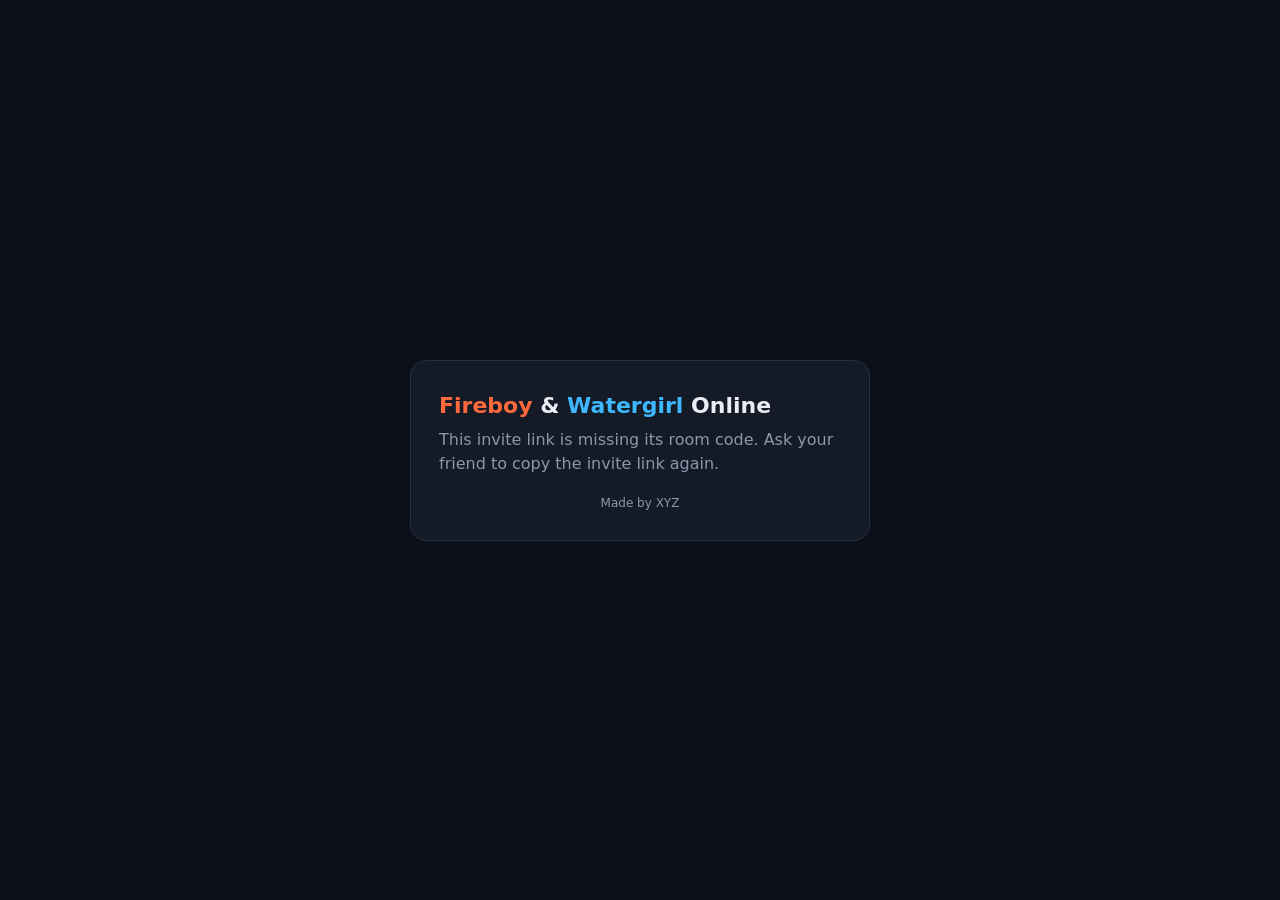
<file: docs/join/index.html>
<!doctype html>
<html lang="en">
<head>
  <meta charset="utf-8">
  <meta name="viewport" content="width=device-width, initial-scale=1">
  <title>Join a Fireboy &amp; Watergirl game</title>
  <meta name="description" content="You're invited to play Fireboy and Watergirl online.">
  <style>
    :root {
      --bg: #0b0f17; --panel: #141a26; --line: #243044; --text: #e8edf6; --muted: #8b97ab;
      --fire: #ff6a3d; --water: #3db7ff; --bad: #ff5a5a;
      color-scheme: dark;
    }
    * { box-sizing: border-box; }
    body {
      margin: 0; min-height: 100vh; display: grid; place-items: center; padding: 24px 16px;
      background: var(--bg); color: var(--text); font: 16px/1.5 system-ui, -apple-system, "Segoe UI", sans-serif;
    }
    main { width: min(460px, 100%); background: var(--panel); border: 1px solid var(--line); border-radius: 16px; padding: 28px; }
    h1 { font-size: 22px; margin: 0 0 6px; }
    .fire { color: var(--fire); } .water { color: var(--water); }
    p { margin: 0 0 14px; color: var(--muted); }
    .code {
      font: 800 34px/1 ui-monospace, "Cascadia Mono", Consolas, monospace; letter-spacing: 8px; text-align: center;
      padding: 14px; margin: 8px 0 18px; border: 1px dashed var(--line); border-radius: 10px; color: var(--text);
    }
    button, a.btn {
      display: block; width: 100%; text-align: center; font: 700 17px/1 system-ui, sans-serif; color: #0b0f17;
      background: linear-gradient(90deg, var(--fire), var(--water)); border: 0; border-radius: 10px;
      padding: 14px; cursor: pointer; text-decoration: none;
    }
    button:focus-visible, a:focus-visible { outline: 2px solid var(--water); outline-offset: 3px; }
    ol { color: var(--muted); padding-left: 20px; margin: 0 0 16px; }
    li { margin-bottom: 6px; }
    li strong { color: var(--text); }
    a { color: var(--water); }
    .credit { text-align: center; font-size: 12px; margin: 18px 0 0; }
    [hidden] { display: none !important; }
  </style>
</head>
<body>
  <main>
    <h1><span class="fire">Fireboy</span> &amp; <span class="water">Watergirl</span> Online</h1>
    <p id="lead">Your friend invited you to play.</p>
    <div class="code" id="code" aria-label="Room code"></div>

    <section id="ready" hidden>
      <button type="button" data-fbwg-join>Join the game</button>
    </section>

    <section id="install" hidden>
      <p>To join, install the free Chrome extension first (about a minute):</p>
      <ol>
        <li>Download <a href="https://github.com/XYZ3147/fbwg-online/releases/latest/download/fbwg-online.zip">fbwg-online.zip</a> and unzip it.</li>
        <li>Open <strong>chrome://extensions</strong> and turn on <strong>Developer mode</strong> (top right).</li>
        <li>Click <strong>Load unpacked</strong> and pick the unzipped folder.</li>
        <li>Come back to this page and reload it.</li>
      </ol>
      <a class="btn" href="https://github.com/XYZ3147/fbwg-online/releases/latest/download/fbwg-online.zip">Download the extension</a>
    </section>

    <section id="noCode" hidden>
      <p>This invite link is missing its room code. Ask your friend to copy the invite link again.</p>
    </section>

    <p class="credit">Made by XYZ</p>
  </main>

  <script>
    (function () {
      var code = (location.hash.slice(1) || '').toUpperCase().replace(/[^A-Z0-9]/g, '');
      var $ = function (id) { return document.getElementById(id); };
      if (code.length !== 5) {
        $('code').hidden = true;
        $('lead').hidden = true;
        $('noCode').hidden = false;
        return;
      }
      $('code').textContent = code;
      function show() {
        var installed = document.documentElement.dataset.fbwg === 'installed';
        $('ready').hidden = !installed;
        $('install').hidden = installed;
      }
      document.addEventListener('fbwg-installed', show);
      // The extension marks the page once it has loaded; give it a moment.
      setTimeout(show, 600);
      show();
    })();
  </script>
</body>
</html>
</file>
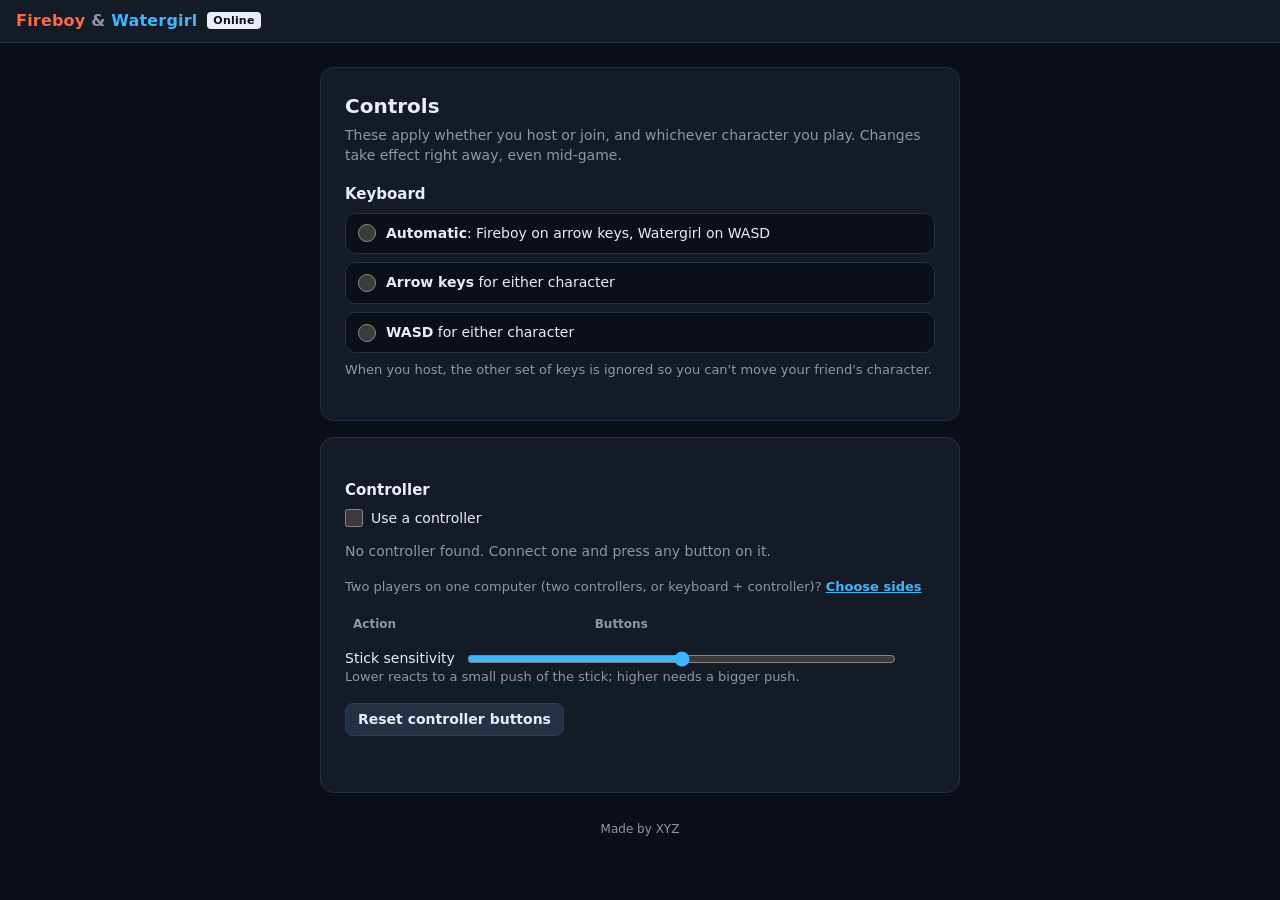
<file: controls.html>
<!doctype html>
<html lang="en">
<head>
  <meta charset="utf-8">
  <meta name="viewport" content="width=device-width, initial-scale=1">
  <title>Controls · Fireboy &amp; Watergirl Online</title>
  <link rel="icon" href="icons/icon32.png">
  <link rel="stylesheet" href="viewer.css">
  <link rel="stylesheet" href="saves.css">
  <link rel="stylesheet" href="controls.css">
</head>
<body>
  <header class="bar">
    <div class="brand"><span class="fire">Fireboy</span> <span class="amp">&amp;</span> <span class="water">Watergirl</span> <span class="tag">Online</span></div>
  </header>

  <main class="page">
    <section class="card wide">
      <h1>Controls</h1>
      <p class="muted">These apply whether you host or join, and whichever character you play.
        Changes take effect right away, even mid-game.</p>

      <h2>Keyboard</h2>
      <fieldset class="choices" id="keyboard">
        <legend class="sr">Movement keys</legend>
        <label><input type="radio" name="keyboard" value="auto"> <span><strong>Automatic</strong>: Fireboy on arrow keys, Watergirl on WASD</span></label>
        <label><input type="radio" name="keyboard" value="arrows"> <span><strong>Arrow keys</strong> for either character</span></label>
        <label><input type="radio" name="keyboard" value="wasd"> <span><strong>WASD</strong> for either character</span></label>
      </fieldset>
      <p class="muted small">When you host, the other set of keys is ignored so you can't move your friend's character.</p>
    </section>

    <section class="card wide">
      <h2>Controller</h2>
      <label class="check"><input type="checkbox" id="padEnabled"> <span>Use a controller</span></label>
      <p id="padStatus" class="muted" role="status">No controller found. Connect one and press any button on it.</p>
      <ul id="padList" class="pad-list"></ul>
      <p class="muted small">Two players on one computer (two controllers, or keyboard + controller)?
        <button type="button" class="link" id="playersLink">Choose sides</button></p>

      <table class="bindings">
        <thead><tr><th scope="col">Action</th><th scope="col">Buttons</th><th scope="col"><span class="sr">Change</span></th></tr></thead>
        <tbody id="bindingRows"></tbody>
      </table>

      <label class="row slider">
        <span>Stick sensitivity</span>
        <input type="range" id="deadzone" min="0.2" max="0.8" step="0.05">
        <output id="deadzoneOut"></output>
      </label>
      <p class="muted small">Lower reacts to a small push of the stick; higher needs a bigger push.</p>

      <div class="buttons">
        <button type="button" id="resetBtn">Reset controller buttons</button>
      </div>
      <p id="msg" class="msg" role="status"></p>
    </section>

    <p class="credit">Made by XYZ</p>
  </main>

  <script src="shared.js"></script>
  <script src="controls.js"></script>
</body>
</html>
</file>
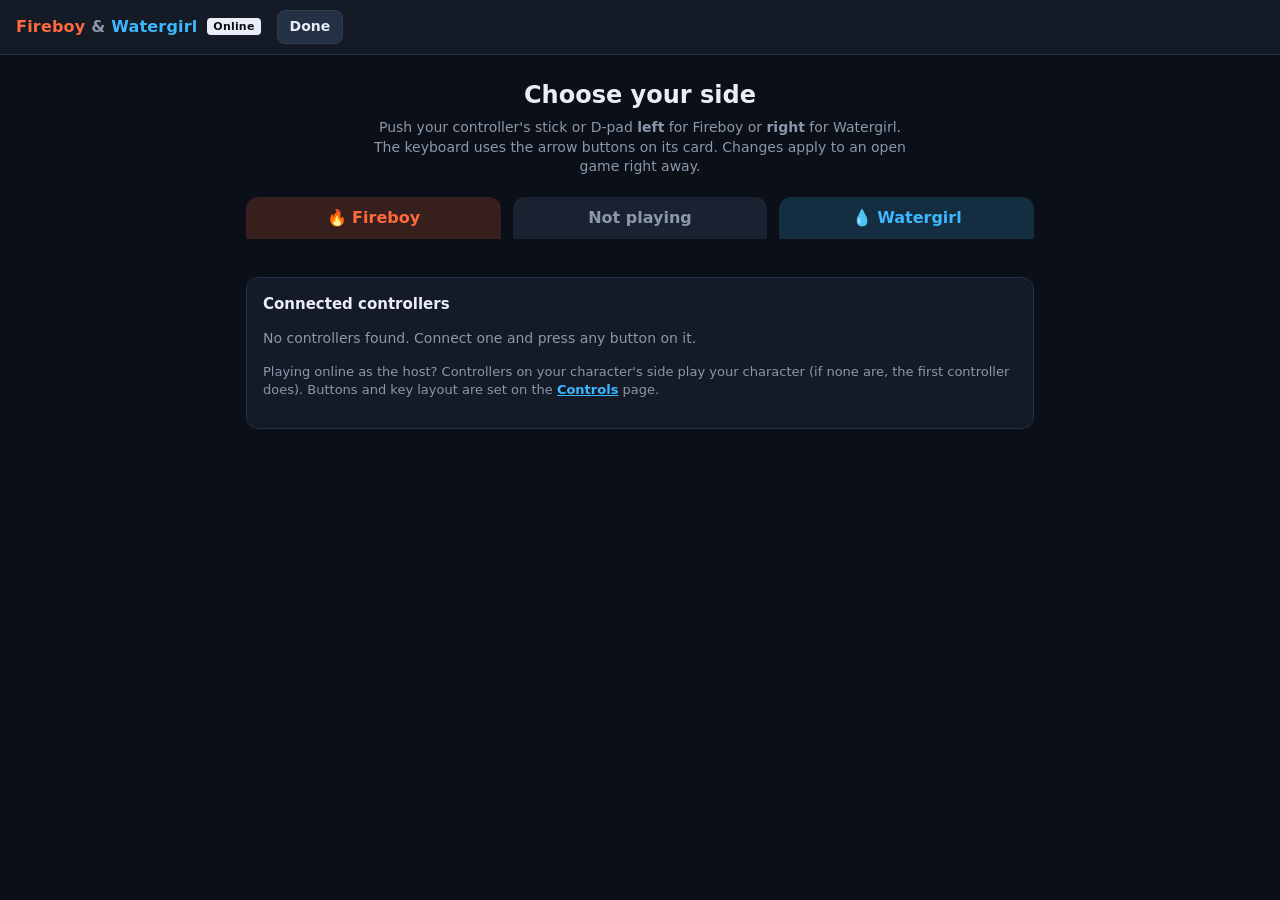
<file: players.html>
<!doctype html>
<html lang="en">
<head>
  <meta charset="utf-8">
  <meta name="viewport" content="width=device-width, initial-scale=1">
  <title>Players · Fireboy &amp; Watergirl Online</title>
  <link rel="icon" href="icons/icon32.png">
  <link rel="stylesheet" href="viewer.css">
  <link rel="stylesheet" href="players.css">
</head>
<body>
  <header class="bar">
    <div class="brand"><span class="fire">Fireboy</span> <span class="amp">&amp;</span> <span class="water">Watergirl</span> <span class="tag">Online</span></div>
    <div class="actions"><button type="button" id="doneBtn">Done</button></div>
  </header>

  <main class="players-page">
    <h1>Choose your side</h1>
    <p class="lead">Push your controller's stick or D-pad <strong>left</strong> for Fireboy or <strong>right</strong> for
      Watergirl. The keyboard uses the arrow buttons on its card. Changes apply to an open game right away.</p>

    <div class="sides" role="group" aria-label="Sides">
      <div class="side fire-side"><h2>🔥 Fireboy</h2></div>
      <div class="side middle"><h2>Not playing</h2></div>
      <div class="side water-side"><h2>💧 Watergirl</h2></div>
    </div>
    <div class="lanes" id="lanes"></div>

    <section class="summary">
      <h2>Connected controllers</h2>
      <ul id="summary"></ul>
      <p class="muted" id="noPads">No controllers found. Connect one and press any button on it.</p>
      <p class="muted small">Playing online as the host? Controllers on your character's side play your character
        (if none are, the first controller does). Buttons and key layout are set on the
        <button type="button" class="link" id="controlsLink">Controls</button> page.</p>
    </section>
  </main>

  <script src="shared.js"></script>
  <script src="players.js"></script>
</body>
</html>
</file>
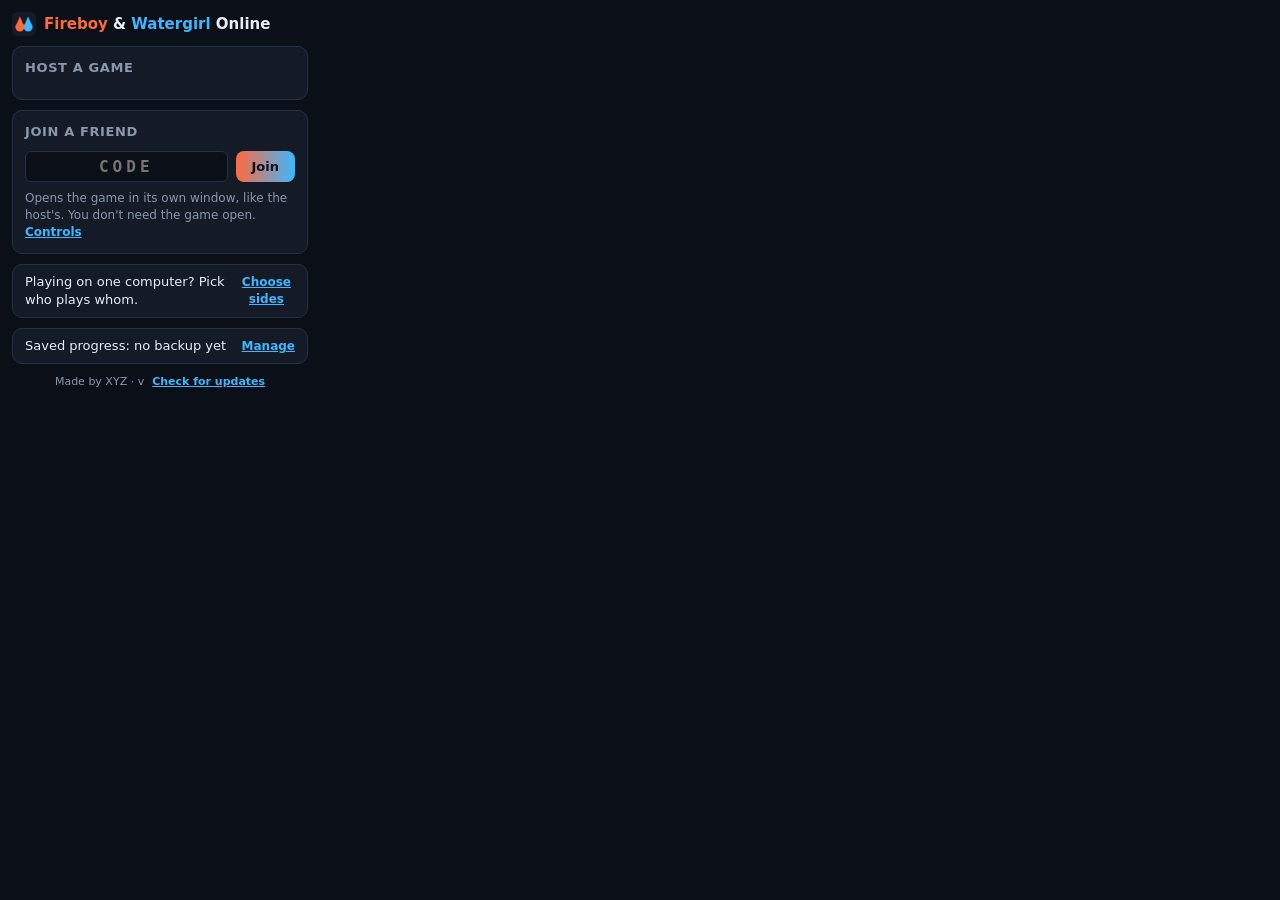
<file: popup.html>
<!doctype html>
<html lang="en">
<head>
  <meta charset="utf-8">
  <link rel="stylesheet" href="popup.css">
</head>
<body>
  <header>
    <img src="icons/icon32.png" alt="" width="24" height="24">
    <h1><span class="fire">Fireboy</span> &amp; <span class="water">Watergirl</span> Online</h1>
  </header>

  <section class="card update" id="updateCard" hidden>
    <h2>Update available</h2>
    <p><strong id="updateVersion"></strong> is ready. You have <span id="currentVersion2"></span>.</p>
    <ul id="updateNotes"></ul>
    <p class="howto">Open your extension folder (the one you picked with <em>Load unpacked</em>) and
      double-click <strong>Update.cmd</strong>. The extension restarts itself when you're not in a game.</p>
    <details class="manual">
      <summary>Update by hand instead</summary>
      <ol class="steps">
        <li><button type="button" id="downloadBtn" class="link">Download the update</button></li>
        <li>Unzip it into your extension folder, replacing the old files.</li>
        <li><button type="button" id="reloadExtBtn" class="link">Reload the extension</button></li>
      </ol>
    </details>
  </section>

  <section class="card note" id="announcementCard" hidden>
    <p id="announcement"></p>
  </section>

  <section class="card" id="hostCard">
    <h2>Host a game</h2>

    <div id="notOnGame" hidden>
      <p class="muted" id="notOnGameText">Pick a game to host. It opens in its own window, without the rest of the website.</p>
      <label class="row">
        <span>Game</span>
        <select id="gameSelect"></select>
      </label>
      <button type="button" id="openGameBtn" class="primary">Open game only</button>
      <div id="conflictBox" class="notice" hidden>
        <p>This game is already open in another tab. Running two copies can overwrite your saved levels.</p>
        <button type="button" id="conflictGoBtn">Go to it</button>
        <button type="button" id="conflictSwitchBtn">Close it, open game only</button>
        <p class="small">Finished levels are kept. A level you're in the middle of restarts.</p>
      </div>
    </div>

    <div id="hostControls" hidden>
      <button type="button" id="goToGameBtn" class="ghost top" hidden>Show the game window</button>
      <label class="row">
        <span>Your friend plays</span>
        <select id="roleSelect">
          <option value="watergirl">Watergirl</option>
          <option value="fireboy">Fireboy</option>
        </select>
      </label>
      <p class="row keys-line"><span id="hostKeys"></span><button type="button" class="link controls-link">Controls</button></p>

      <button type="button" id="startBtn" class="primary">Start hosting</button>

      <div id="roomBox" hidden>
        <p class="muted">Send this code to your friend:</p>
        <div class="code-row">
          <output id="codeOut" class="code"></output>
          <button type="button" id="copyBtn">Copy</button>
        </div>
        <button type="button" id="inviteBtn" class="invite">Copy invite link</button>
        <p class="status" id="hostStatus" role="status"></p>
        <button type="button" id="stopBtn" class="ghost">Stop hosting</button>
      </div>
    </div>
  </section>

  <section class="card">
    <h2>Join a friend</h2>
    <form id="joinForm" autocomplete="off">
      <input id="joinCode" maxlength="8" placeholder="CODE" spellcheck="false" aria-label="Room code">
      <button type="submit" class="primary">Join</button>
    </form>
    <p class="muted small">Opens the game in its own window, like the host's. You don't need the game open.
      <button type="button" class="link controls-link">Controls</button></p>
  </section>

  <section class="card saves-line">
    <span>Playing on one computer? Pick who plays whom.</span>
    <button type="button" id="playersBtn" class="link">Choose sides</button>
  </section>

  <section class="card saves-line">
    <span id="savesInfo">Saved progress: no backup yet</span>
    <button type="button" id="savesBtn" class="link">Manage</button>
  </section>

  <footer class="credit">
    <span>Made by XYZ · v<span id="currentVersion"></span></span>
    <button type="button" id="checkBtn" class="link">Check for updates</button>
    <span id="checkMsg" role="status"></span>
  </footer>

  <script src="shared.js"></script>
  <script src="popup.js"></script>
</body>
</html>
</file>
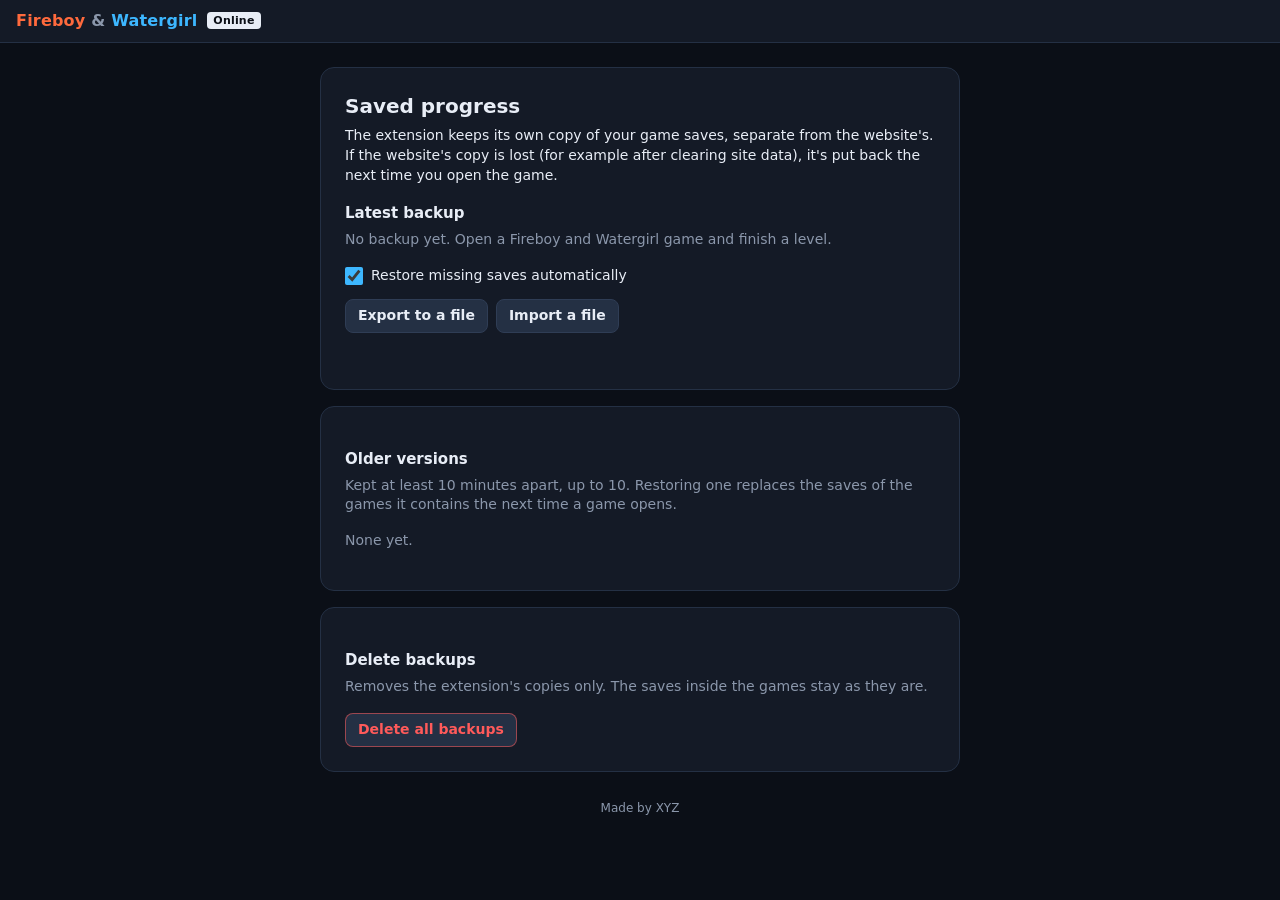
<file: saves.html>
<!doctype html>
<html lang="en">
<head>
  <meta charset="utf-8">
  <meta name="viewport" content="width=device-width, initial-scale=1">
  <title>Saved progress · Fireboy &amp; Watergirl Online</title>
  <link rel="icon" href="icons/icon32.png">
  <link rel="stylesheet" href="viewer.css">
  <link rel="stylesheet" href="saves.css">
</head>
<body>
  <header class="bar">
    <div class="brand"><span class="fire">Fireboy</span> <span class="amp">&amp;</span> <span class="water">Watergirl</span> <span class="tag">Online</span></div>
  </header>

  <main class="page">
    <section class="card wide">
      <h1>Saved progress</h1>
      <p>The extension keeps its own copy of your game saves, separate from the website's. If the
        website's copy is lost (for example after clearing site data), it's put back the next time
        you open the game.</p>

      <h2>Latest backup</h2>
      <p id="latestInfo" class="muted">No backup yet. Open a Fireboy and Watergirl game and finish a level.</p>
      <ul id="latestGames" class="games"></ul>

      <label class="check">
        <input type="checkbox" id="autoRestore" checked>
        <span>Restore missing saves automatically</span>
      </label>

      <div class="buttons">
        <button type="button" id="exportBtn">Export to a file</button>
        <button type="button" id="importBtn">Import a file</button>
        <input type="file" id="importFile" accept=".json,application/json" hidden>
      </div>
      <p id="msg" class="msg" role="status"></p>
    </section>

    <section class="card wide">
      <h2>Older versions</h2>
      <p class="muted">Kept at least 10 minutes apart, up to 10. Restoring one replaces the saves of the games
        it contains the next time a game opens.</p>
      <ol id="history" class="history"></ol>
      <p id="noHistory" class="muted">None yet.</p>
    </section>

    <section class="card wide danger">
      <h2>Delete backups</h2>
      <p class="muted">Removes the extension's copies only. The saves inside the games stay as they are.</p>
      <button type="button" id="deleteBtn">Delete all backups</button>
    </section>

    <p class="credit">Made by XYZ</p>
  </main>

  <script src="shared.js"></script>
  <script src="saves.js"></script>
</body>
</html>
</file>
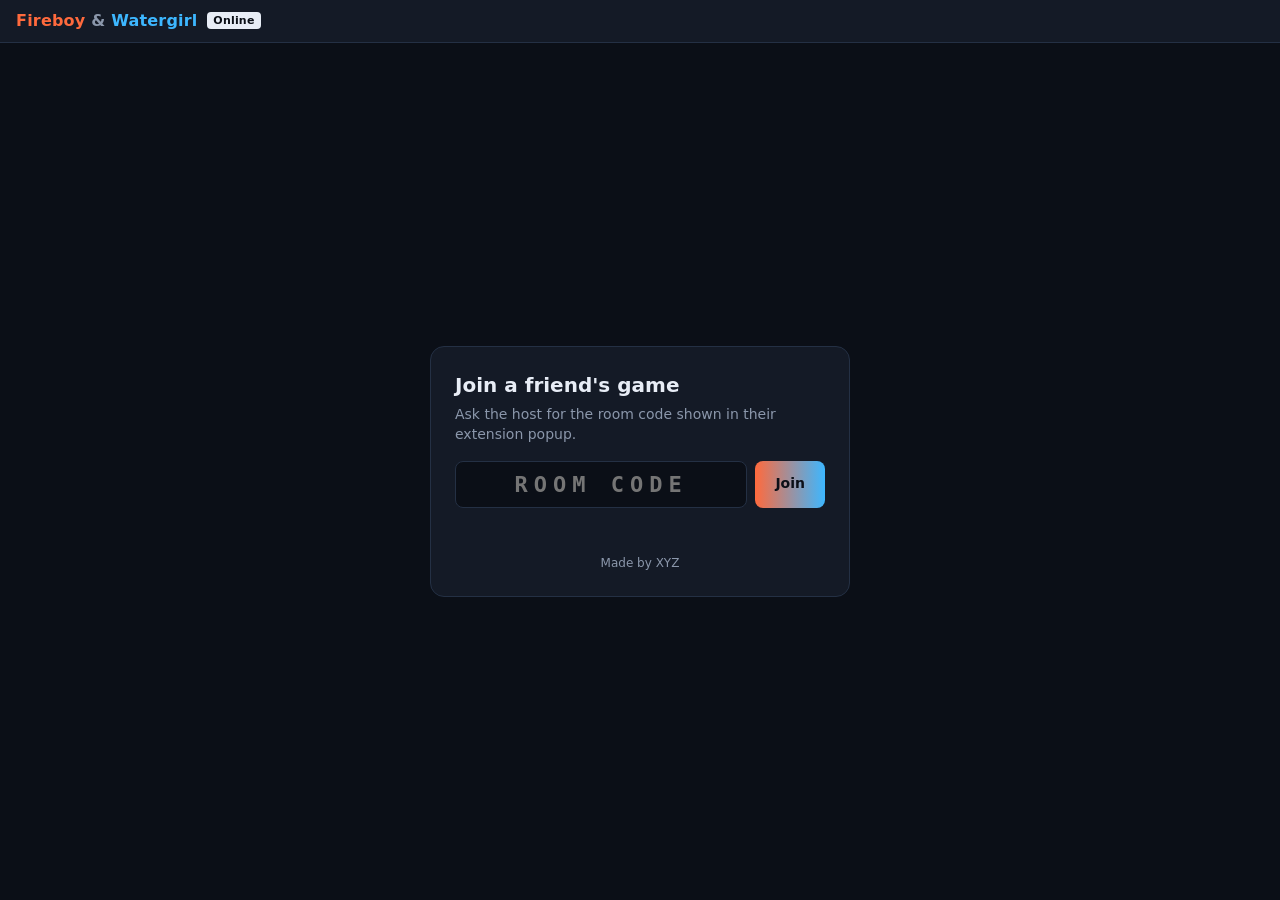
<file: viewer.html>
<!doctype html>
<html lang="en">
<head>
  <meta charset="utf-8">
  <meta name="viewport" content="width=device-width, initial-scale=1">
  <title>Fireboy &amp; Watergirl Online</title>
  <link rel="icon" href="icons/icon32.png">
  <link rel="stylesheet" href="viewer.css">
</head>
<body>
  <header class="bar">
    <div class="brand"><span class="fire">Fireboy</span> <span class="amp">&amp;</span> <span class="water">Watergirl</span> <span class="tag">Online</span></div>
    <div class="info" id="info" hidden>
      <span class="chip" id="roleChip"></span>
      <span class="hint" id="hint"></span>
      <span class="stats" id="stats"></span>
    </div>
    <div class="actions" id="actions" hidden>
      <button type="button" id="soundBtn" title="Sound (M)">Sound on</button>
      <button type="button" id="qualityBtn" title="Picture quality">Smooth</button>
      <button type="button" id="fitBtn" title="Picture size">Fit</button>
      <button type="button" id="controlsBtn" title="Keys and controller">Controls</button>
      <button type="button" id="fullBtn" title="Fullscreen (F)">Fullscreen</button>
      <button type="button" id="leaveBtn" class="ghost">Leave</button>
    </div>
  </header>

  <main id="stage">
    <section class="card" id="joinCard">
      <h1>Join a friend's game</h1>
      <p>Ask the host for the room code shown in their extension popup.</p>
      <form id="joinForm" autocomplete="off">
        <input id="codeInput" maxlength="8" placeholder="ROOM CODE" spellcheck="false" aria-label="Room code">
        <button type="submit" id="joinBtn">Join</button>
      </form>
      <p class="msg" id="joinMsg" role="status"></p>
      <p class="credit">Made by XYZ</p>
    </section>

    <div class="screen" id="screen" hidden>
      <video id="video" autoplay playsinline></video>
      <div class="signal-layer" id="signalLayer"></div>
      <div class="overlay" id="overlay" role="status"></div>
      <button type="button" class="unmute" id="unmuteBtn" hidden>Click to turn on sound</button>
    </div>
  </main>

  <script src="lib/peerjs.min.js"></script>
  <script src="shared.js"></script>
  <script src="viewer.js"></script>
</body>
</html>
</file>
<file: viewer.css>
:root {
  --bg: #0b0f17;
  --panel: #141a26;
  --line: #243044;
  --text: #e8edf6;
  --muted: #8b97ab;
  --fire: #ff6a3d;
  --water: #3db7ff;
  --ok: #2ecc71;
  --warn: #f5b400;
  --bad: #ff5a5a;
  color-scheme: dark;
}

* { box-sizing: border-box; }
[hidden] { display: none !important; }

html, body { height: 100%; margin: 0; }

body {
  background: var(--bg);
  color: var(--text);
  font: 14px/1.4 system-ui, -apple-system, "Segoe UI", sans-serif;
  display: flex;
  flex-direction: column;
  overflow: hidden;
}

.bar {
  display: flex;
  align-items: center;
  gap: 16px;
  padding: 10px 16px;
  border-bottom: 1px solid var(--line);
  background: var(--panel);
  flex-wrap: wrap;
}

.brand { font-weight: 800; font-size: 16px; letter-spacing: .2px; white-space: nowrap; }
.fire { color: var(--fire); }
.water { color: var(--water); }
.amp { color: var(--muted); }
.tag {
  font-size: 11px; font-weight: 700; color: var(--bg); background: var(--text);
  padding: 2px 6px; border-radius: 4px; margin-left: 4px; vertical-align: 2px;
}

.info { display: flex; align-items: center; gap: 12px; flex: 1; min-width: 0; flex-wrap: wrap; }
.chip { font-weight: 700; padding: 3px 10px; border-radius: 999px; background: #222b3b; }
.chip.fireboy { background: color-mix(in srgb, var(--fire) 22%, transparent); color: var(--fire); }
.chip.watergirl { background: color-mix(in srgb, var(--water) 22%, transparent); color: var(--water); }
.hint { color: var(--muted); }
.stats { color: var(--muted); font-variant-numeric: tabular-nums; margin-left: auto; }

.actions { display: flex; gap: 8px; }

@media (max-width: 900px) {
  .bar { gap: 8px 12px; }
  .info { order: 3; flex-basis: 100%; }
  .actions { margin-left: auto; }
}

button {
  font: inherit; font-weight: 600; color: var(--text); background: #243044;
  border: 1px solid #2f3d55; border-radius: 8px; padding: 6px 12px; cursor: pointer;
}
button:hover { background: #2c3a52; }
button:focus-visible, input:focus-visible { outline: 2px solid var(--water); outline-offset: 2px; }
button.ghost { background: transparent; }

main {
  flex: 1;
  min-height: 0;
  display: grid;
  place-items: center;
  padding: 16px;
}

.card {
  width: min(420px, 100%);
  background: var(--panel);
  border: 1px solid var(--line);
  border-radius: 14px;
  padding: 24px;
}
.card h1 { font-size: 20px; margin: 0 0 6px; }
.card p { color: var(--muted); margin: 0 0 16px; }

form { display: flex; gap: 8px; }
input {
  flex: 1; min-width: 0; font: 700 22px/1 ui-monospace, "Cascadia Mono", Consolas, monospace;
  letter-spacing: 6px; text-transform: uppercase; text-align: center;
  color: var(--text); background: var(--bg); border: 1px solid var(--line); border-radius: 8px; padding: 10px;
}
form button { background: linear-gradient(90deg, var(--fire), var(--water)); border: 0; color: #0b0f17; padding: 0 20px; }
form button:disabled { opacity: .6; cursor: default; }

.msg { min-height: 1.4em; margin: 12px 0 0 !important; }
.msg.bad { color: var(--bad) !important; }
.card .credit { font-size: 12px; margin: 16px 0 0; text-align: center; }

.screen { position: relative; width: 100%; height: 100%; }
video {
  width: 100%; height: 100%; object-fit: contain; background: #000; display: block;
  border-radius: 8px; cursor: pointer;
}
.screen:fullscreen video { border-radius: 0; }
.screen.fit-stretch video { object-fit: fill; }
.screen.fit-zoom video { object-fit: cover; }
.signal-layer { position: absolute; pointer-events: none; overflow: hidden; }

.overlay {
  position: absolute; inset: 0; display: grid; place-items: center; text-align: center;
  font-size: 18px; font-weight: 600; background: rgba(5, 8, 14, .78); border-radius: 8px; padding: 24px;
}
.overlay:empty { display: none; }
.overlay button { margin-top: 12px; }

.unmute {
  position: absolute; top: 12px; left: 50%; transform: translateX(-50%);
  background: rgba(15, 18, 28, .9);
}
</file>
<file: saves.css>
body { overflow: auto; }

.page {
  display: flex;
  flex-direction: column;
  align-items: center;
  gap: 16px;
  padding: 24px 16px;
}

.card.wide { width: min(640px, 100%); }
.card h2 { font-size: 15px; margin: 18px 0 6px; }
.card h1 + p { margin-bottom: 4px; }
.card p { color: var(--text); }
.card p.muted, .muted { color: var(--muted); }

.games { margin: 6px 0 14px; padding-left: 20px; }

.check { display: flex; gap: 8px; align-items: center; margin: 8px 0 14px; }

.buttons { display: flex; gap: 8px; flex-wrap: wrap; }

.history { margin: 8px 0 0; padding-left: 20px; }
.history li { margin-bottom: 8px; }
.history li button { margin-left: 8px; padding: 3px 10px; font-size: 13px; }
.history .what { color: var(--muted); }

.msg { min-height: 1.4em; }
.msg.ok { color: var(--ok) !important; }

.danger #deleteBtn { border-color: color-mix(in srgb, var(--bad) 55%, transparent); color: var(--bad); }

.credit { color: var(--muted); font-size: 12px; }

/* viewer.css styles every input like the big room-code box; undo that for checkboxes. */
.check input[type="checkbox"] {
  flex: none; width: 18px; height: 18px; padding: 0; margin: 0; border: 0; background: none;
  letter-spacing: normal; accent-color: var(--water);
}
</file>
<file: controls.css>
/* viewer.css styles every input like the big room-code box; undo that here. */
input[type="radio"], input[type="checkbox"], input[type="range"] {
  flex: none; width: auto; min-width: 0; padding: 0; margin: 0; border: 0; background: none;
  font: inherit; letter-spacing: normal; text-transform: none; text-align: left;
  accent-color: var(--water);
}
input[type="radio"], input[type="checkbox"] { width: 18px; height: 18px; }
.slider input[type="range"] { flex: 1; }

.sr { position: absolute; width: 1px; height: 1px; overflow: hidden; clip: rect(0 0 0 0); white-space: nowrap; }

.choices { border: 0; padding: 0; margin: 8px 0; display: grid; gap: 8px; }
.choices label {
  display: flex; gap: 10px; align-items: center; padding: 10px 12px; cursor: pointer;
  border: 1px solid var(--line); border-radius: 10px; background: var(--bg);
}
.choices label:has(input:checked) { border-color: var(--water); }

.small { font-size: 13px; }

.bindings { width: 100%; border-collapse: collapse; margin: 12px 0; }
.bindings th { text-align: left; font-size: 12px; color: var(--muted); font-weight: 600; padding: 4px 8px; }
.bindings td { padding: 8px; border-top: 1px solid var(--line); vertical-align: middle; }
.bindings tr.active td { background: color-mix(in srgb, var(--ok) 14%, transparent); }
.bindings td.action { font-weight: 700; white-space: nowrap; }
.bindings td.add { text-align: right; white-space: nowrap; }

.chip-b {
  display: inline-flex; align-items: center; gap: 4px; margin: 2px 4px 2px 0;
  padding: 2px 4px 2px 10px; border-radius: 999px; background: #222b3b; font-size: 13px;
}
.chip-b button { padding: 0 6px; border: 0; background: none; color: var(--muted); font-size: 15px; line-height: 1; }
.chip-b button:hover { color: var(--bad); }
.none { color: var(--muted); font-size: 13px; }
.waiting { color: var(--warn); font-size: 13px; }

.pad-list { margin: 0 0 8px; padding-left: 20px; }
.pad-list li { margin-bottom: 4px; }
.pad-list .fire { color: var(--fire); font-weight: 700; }
.pad-list .water { color: var(--water); font-weight: 700; }
button.link { background: none; border: 0; padding: 0; color: var(--water); text-decoration: underline; font-weight: 600; cursor: pointer; font-size: inherit; }

.slider { display: flex; align-items: center; gap: 12px; margin-top: 12px; }
.slider input { flex: 1; }
.slider output { width: 3ch; text-align: right; font-variant-numeric: tabular-nums; }
</file>
<file: players.css>
body { overflow: auto; }

.players-page {
  display: block;
  place-items: normal; /* viewer.css centers main's children */
  width: min(820px, 100%);
  margin: 0 auto;
  padding: 24px 16px 40px;
}
.players-page h1 { font-size: 24px; margin: 0 0 6px; text-align: center; }
.lead { color: var(--muted); text-align: center; margin: 0 auto 20px; max-width: 60ch; }

.sides, .lane { display: grid; grid-template-columns: 1fr 1fr 1fr; gap: 12px; }
.side { text-align: center; padding: 10px; border-radius: 12px 12px 0 0; }
.side h2 { margin: 0; font-size: 16px; }
.fire-side { background: color-mix(in srgb, var(--fire) 18%, transparent); color: var(--fire); }
.water-side { background: color-mix(in srgb, var(--water) 18%, transparent); color: var(--water); }
.middle { background: #1a2130; color: var(--muted); }

.lanes { display: grid; gap: 10px; margin-top: 10px; }
.lane { align-items: center; min-height: 64px; }

.device {
  display: flex; align-items: center; gap: 8px; justify-content: space-between;
  background: var(--panel); border: 2px solid var(--line); border-radius: 12px; padding: 8px 10px;
  transition: border-color .15s, box-shadow .15s;
}
.device.col-fireboy { grid-column: 1; border-color: var(--fire); }
.device.col-none, .device.col-both { grid-column: 2; }
.device.col-watergirl { grid-column: 3; border-color: var(--water); }
.device.pulse { box-shadow: 0 0 0 3px color-mix(in srgb, var(--ok) 60%, transparent); }

.device .who { min-width: 0; text-align: center; flex: 1; }
.device .name { font-weight: 700; overflow: hidden; text-overflow: ellipsis; white-space: nowrap; }
.device .what { color: var(--muted); font-size: 12px; }
.device button { padding: 4px 10px; font-size: 16px; line-height: 1; }
.device button:disabled { visibility: hidden; }

.summary { margin-top: 28px; background: var(--panel); border: 1px solid var(--line); border-radius: 12px; padding: 16px; }
.summary h2 { font-size: 15px; margin: 0 0 8px; }
.summary ul { margin: 0 0 8px; padding-left: 20px; }
.summary li { margin-bottom: 4px; }
.summary .fire { color: var(--fire); font-weight: 700; }
.summary .water { color: var(--water); font-weight: 700; }
.muted { color: var(--muted); }
.small { font-size: 13px; }
button.link { background: none; border: 0; padding: 0; color: var(--water); text-decoration: underline; font-weight: 600; cursor: pointer; }

@media (max-width: 560px) {
  .device .what { display: none; }
}
</file>
<file: popup.css>
:root {
  --bg: #0b0f17;
  --panel: #141a26;
  --line: #243044;
  --text: #e8edf6;
  --muted: #8b97ab;
  --fire: #ff6a3d;
  --water: #3db7ff;
  --ok: #2ecc71;
  --warn: #f5b400;
  --bad: #ff5a5a;
  color-scheme: dark;
}

* { box-sizing: border-box; }
[hidden] { display: none !important; }

body {
  width: 320px;
  margin: 0;
  padding: 12px;
  background: var(--bg);
  color: var(--text);
  font: 13px/1.4 system-ui, -apple-system, "Segoe UI", sans-serif;
}

header { display: flex; align-items: center; gap: 8px; margin-bottom: 10px; }
h1 { font-size: 15px; margin: 0; }
h2 { font-size: 13px; margin: 0 0 10px; text-transform: uppercase; letter-spacing: .6px; color: var(--muted); }
.fire { color: var(--fire); }
.water { color: var(--water); }

.card {
  background: var(--panel);
  border: 1px solid var(--line);
  border-radius: 10px;
  padding: 12px;
  margin-bottom: 10px;
}

.muted { color: var(--muted); margin: 0 0 10px; }
.small { font-size: 12px; margin: 8px 0 0; }

.row { display: flex; align-items: center; justify-content: space-between; gap: 8px; margin-bottom: 10px; }
.row.check { justify-content: flex-start; align-items: flex-start; }
.row.check input { margin: 2px 0 0; }

select, input {
  font: inherit; color: var(--text); background: var(--bg);
  border: 1px solid var(--line); border-radius: 6px; padding: 5px 8px;
}

button {
  font: inherit; font-weight: 600; color: var(--text); background: #243044;
  border: 1px solid #2f3d55; border-radius: 8px; padding: 7px 12px; cursor: pointer;
}
button:hover { background: #2c3a52; }
button:disabled { opacity: .6; cursor: default; }
button:focus-visible, input:focus-visible, select:focus-visible { outline: 2px solid var(--water); outline-offset: 2px; }
button.primary { width: 100%; border: 0; color: #0b0f17; background: linear-gradient(90deg, var(--fire), var(--water)); }
button.ghost { width: 100%; background: transparent; margin-top: 8px; }

#roomBox { margin-top: 12px; }
.keys-line { color: var(--muted); }
button.invite { width: 100%; margin-top: 8px; }
p.small button.link { font-size: 12px; }

button.ghost.top { margin: 0 0 10px; }

.notice {
  margin-top: 10px; padding: 10px; border-radius: 8px;
  border: 1px solid color-mix(in srgb, var(--warn) 45%, transparent);
  background: color-mix(in srgb, var(--warn) 10%, transparent);
}
.notice p { margin: 0 0 8px; }
.notice .small { color: var(--muted); margin: 8px 0 0; }
.notice button { width: 100%; margin-top: 6px; }

.code-row { display: flex; gap: 8px; align-items: stretch; }
.code {
  flex: 1; display: grid; place-items: center;
  font: 800 26px/1 ui-monospace, "Cascadia Mono", Consolas, monospace; letter-spacing: 6px;
  background: var(--bg); border: 1px dashed var(--line); border-radius: 8px; padding: 8px;
  user-select: all;
}

.status { margin: 10px 0 0; display: flex; align-items: center; gap: 6px; }
.status::before { content: ""; width: 8px; height: 8px; border-radius: 50%; background: var(--warn); flex: none; }
.status.connected::before { background: var(--ok); }
.status.error { color: var(--bad); }
.status.error::before { background: var(--bad); }

.credit {
  display: flex; flex-wrap: wrap; justify-content: center; align-items: baseline; gap: 4px 8px;
  color: var(--muted); font-size: 11px; margin-top: 2px;
}
button.link {
  background: none; border: 0; padding: 0; font-size: 11px; font-weight: 600;
  color: var(--water); text-decoration: underline; cursor: pointer;
}
#checkMsg { flex-basis: 100%; text-align: center; }

.card.saves-line { display: flex; justify-content: space-between; align-items: center; gap: 8px; padding: 8px 12px; }
.card.saves-line button.link { font-size: 12px; }

.card.update { border-color: color-mix(in srgb, var(--fire) 55%, var(--line)); }
.card.update h2 { color: var(--fire); }
.card.update p { margin: 0 0 8px; }
.card.update ul { margin: 0 0 10px; padding-left: 18px; }
.steps { margin: 10px 0; padding-left: 18px; color: var(--muted); }
.card.update .howto { margin: 0 0 8px; }
.card.update .manual { color: var(--muted); }
.card.update .manual summary { cursor: pointer; }
.card.update .manual button.link { font-size: 13px; }

.card.note { border-color: color-mix(in srgb, var(--water) 45%, var(--line)); }
.card.note p { margin: 0; }

form { display: flex; gap: 8px; }
form input {
  flex: 1; min-width: 0; font: 700 16px/1 ui-monospace, "Cascadia Mono", Consolas, monospace;
  letter-spacing: 4px; text-transform: uppercase; text-align: center;
}
form button.primary { width: auto; padding: 0 16px; }
</file>
